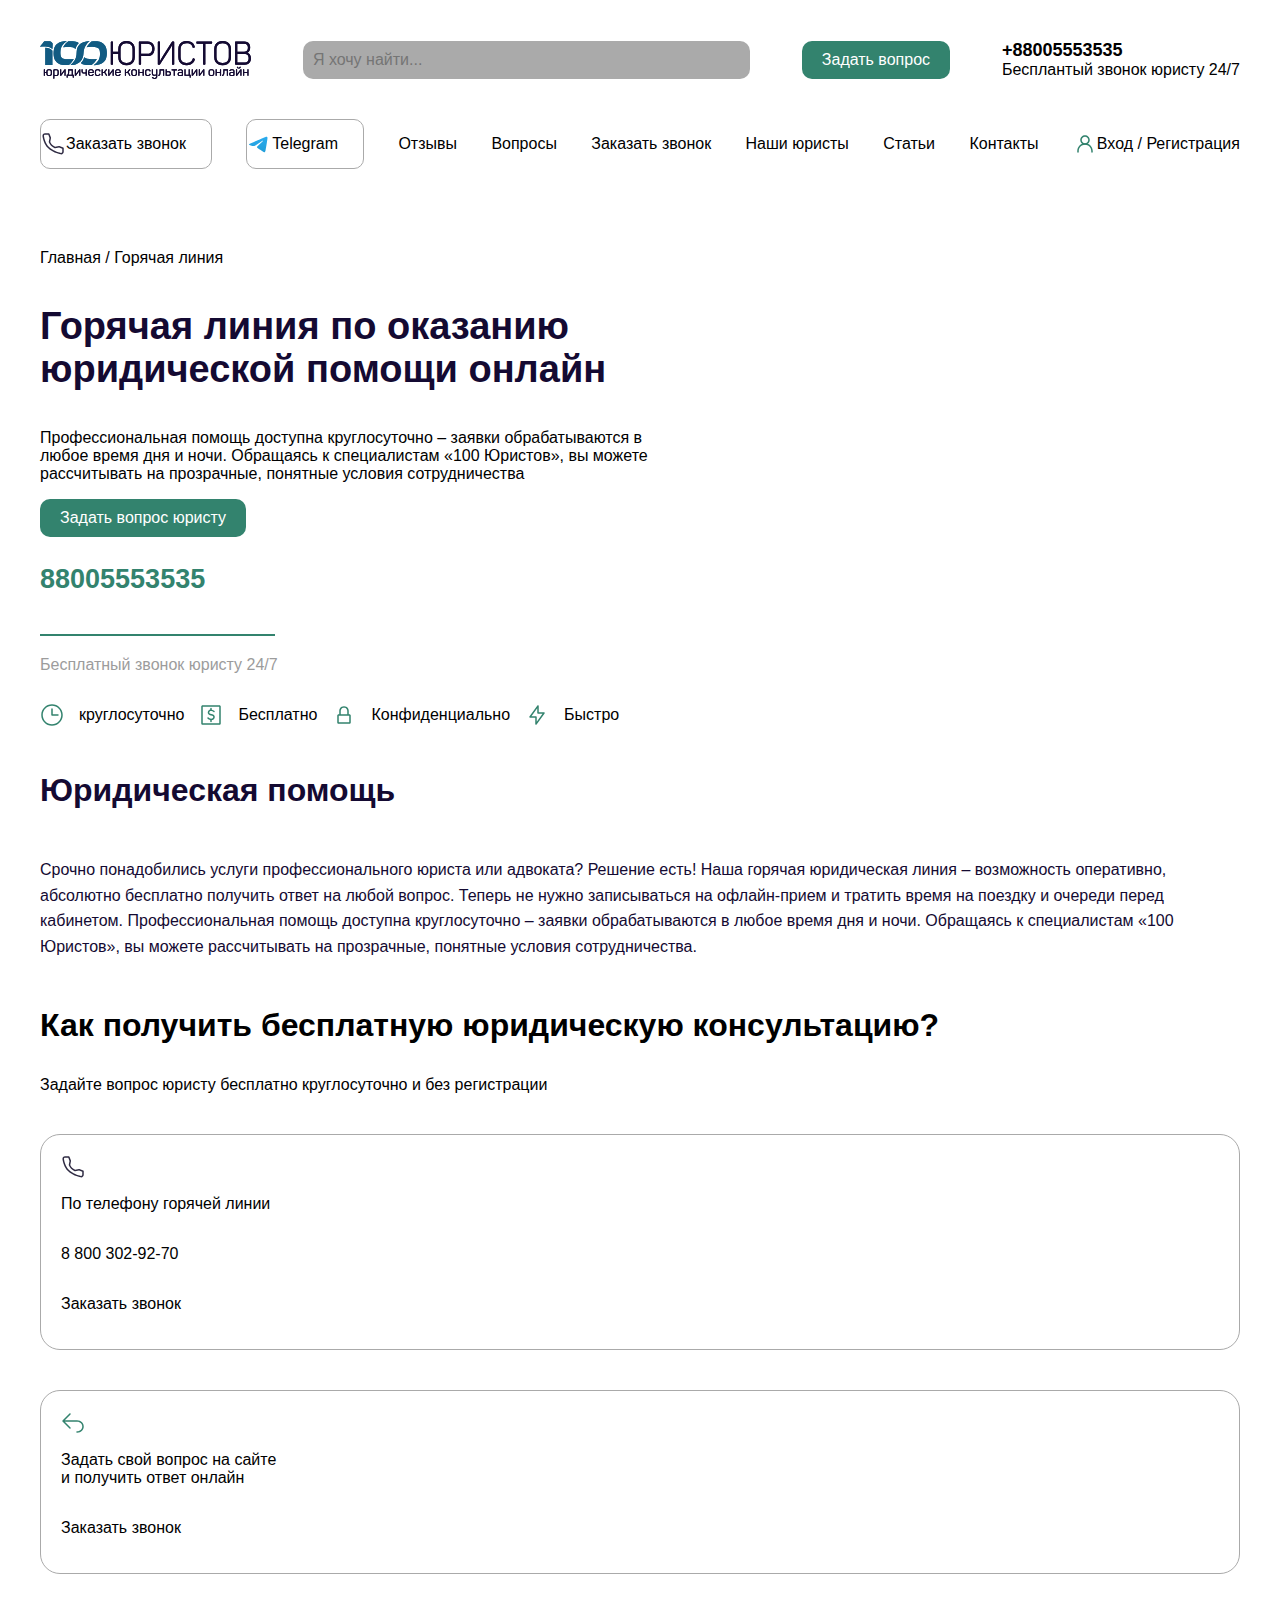
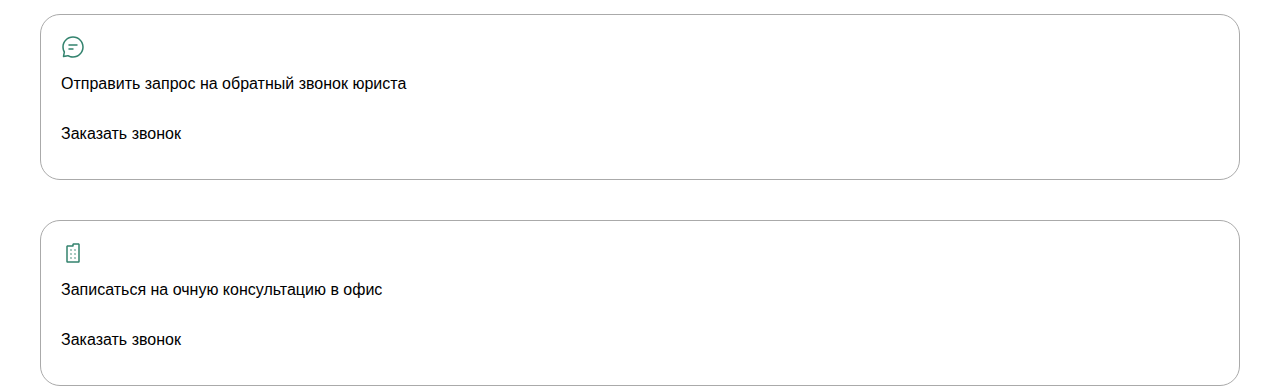
<file: index.html>
<!DOCTYPE html>
<html lang="ru">
<head>
    <meta charset="UTF-8">
    <meta name="viewport" content="width=device-width, initial-scale=1.0">
    <link href="style.css" rel="stylesheet">
    <title>Document</title>
</head>
<body>
    <div class= "header">
        <img  src = "/png/Frame.svg " alt="лого">  </img>
        <input type="text" placeholder="Я хочу найти..."class="search"/>
        <button class="ask-btn">Задать вопрос</button>

        <div class="contact">
            <span class="phone-number"><b>+88005553535</b></span>
            <span class="contact-info">Бесплантый звонок юристу 24/7</span>

        </div>
    </div>
    <div class="menu">
        <a href="#" class="menu-border">Заказать звонок</a>
        <a href="#" class="menu-border2">Telegram</a>
        <a href="#" class="menu-link">Отзывы</a>
        <a href="#" class="menu-link">Вопросы</a>
        <a href="#" class="menu-link">Заказать звонок</a>
        <a href="#" class="menu-link">Наши юристы</a>
        <a href="#" class="menu-link">Статьи</a>
        <a href="#" class="menu-link">Контакты</a>
    <div class="reg-log">
  <img class="user" src="/png/user.svg" />
  <a href="#" class="reg-log">Вход / Регистрация</a>
  </div>
</div>
<div class="nav">
    <a href="5" class="nav" >Главная / Горячая линия</a>
    
  </div>
  <div class="main1">
    <p class="gor_line">Горячая линия по оказанию<br> юридической помощи онлайн</p>
    <img class="dbaeb" src="/png/dbaeb.svg">
    <p>Профессиональная помощь доступна круглосуточно – заявки обрабатываются в <br> любое время дня и ночи. Обращаясь к специалистам «100 Юристов», вы можете<br> рассчитывать на прозрачные, понятные условия сотрудничества</p>
      
  </div>
  <div class="phone-urist">
    <button class="send-question">Задать вопрос юристу</button>
    <p class="text-decor1">88005553535 </p>
    <img class="phone-urist1" src="/png/Line.svg">
    <p class="text-decor"> Бесплатный звонок юристу 24/7</p>
      </div>
    </div>
<div class="qualitis">
  <img class="always" src="/png/clock.svg">
  <p>круглосуточно</p>
  <img class="free" src="/png/money-square.svg">
  <p>Бесплатно</p>
  <img class="confidece" src="/png/lock.svg">
  <p>Конфиденциально</p>
  <img class="speed" src="/png/flash.svg">
  <p>Быстро</p>
</div>
<div class="ur_help">
  <p>Юридическая помощь</p>
</div>
<div class="ur_help1">
  <p>Срочно понадобились услуги профессионального юриста или адвоката? Решение есть! Наша горячая юридическая линия – возможность  оперативно, абсолютно бесплатно получить ответ на любой вопрос. Теперь не нужно записываться на офлайн-прием и тратить время на поездку и очереди перед кабинетом.
Профессиональная помощь доступна круглосуточно – заявки обрабатываются в любое время дня и ночи. Обращаясь к специалистам «100 Юристов», вы можете рассчитывать на прозрачные, понятные условия сотрудничества.</p>
</div>
</div>
      <div class="get_ur_help">
      <p class="b_text">Как получить бесплатную юридическую консультацию?</p>
       <p >Задайте вопрос юристу бесплатно круглосуточно и без регистрации</p>
       <div class="box_multi1">
        <div class="box_multi">
          <img src="/png/phone.svg">
          <p>По телефону горячей линии</p>
          <p>8 800 302-92-70</p>
          <p>Заказать звонок</p>
        </div>
        <div class="box_multi">
          <img src="/png/reply.svg">
          <p>Задать свой вопрос на сайте<br> и получить ответ онлайн</p>
          <p>Заказать звонок</p>
        </div>
        <div class="box_multi">
          <img src="/png/chat-lines.svg">
          <p>Отправить запрос на обратный звонок юриста</p>
          <p>Заказать звонок</p>
        </div>
        <div class="box_multi">
         <img src="png/building.svg">
         <P>Записаться на очную консультацию в офис</P>
         <p>Заказать звонок</p>
         </div>
         </div>
      </div>
</body>
</html>
<!-- /* https://github.com/gande80/BUNKER.git -->
</file>
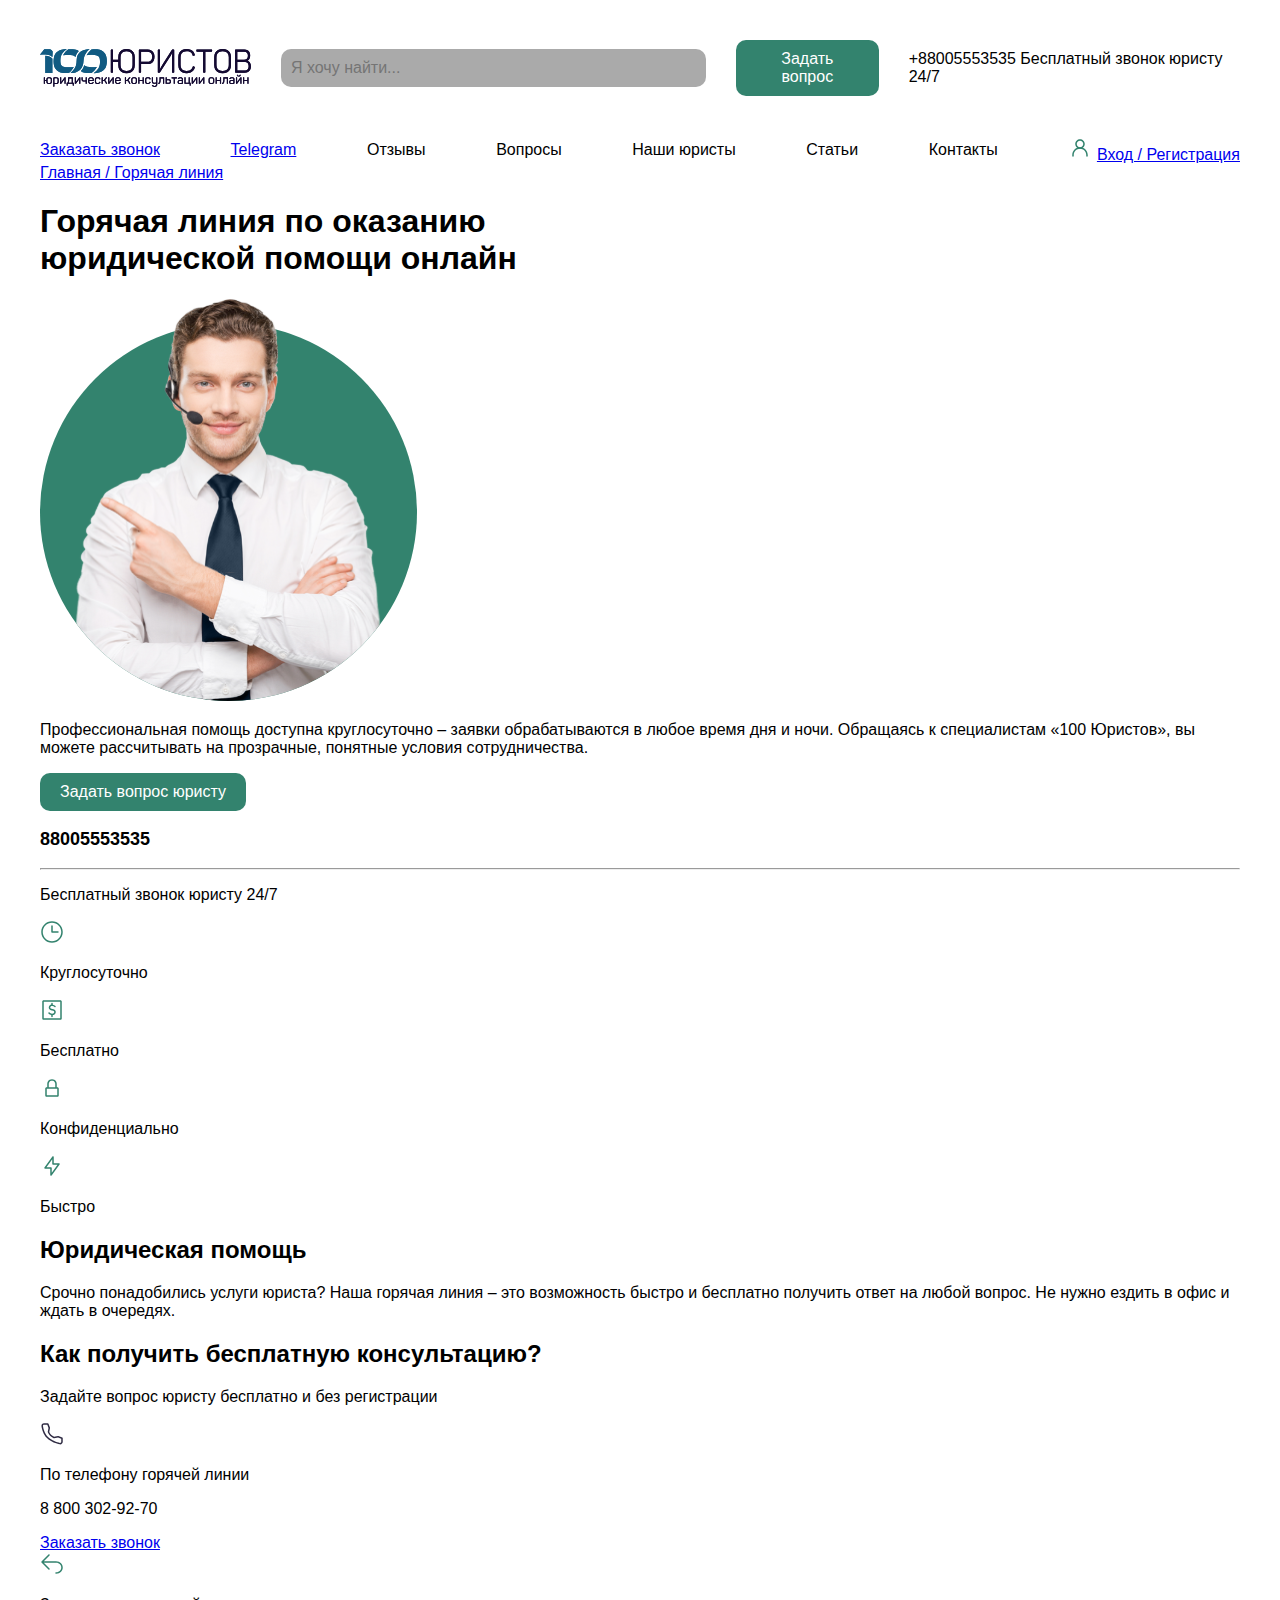
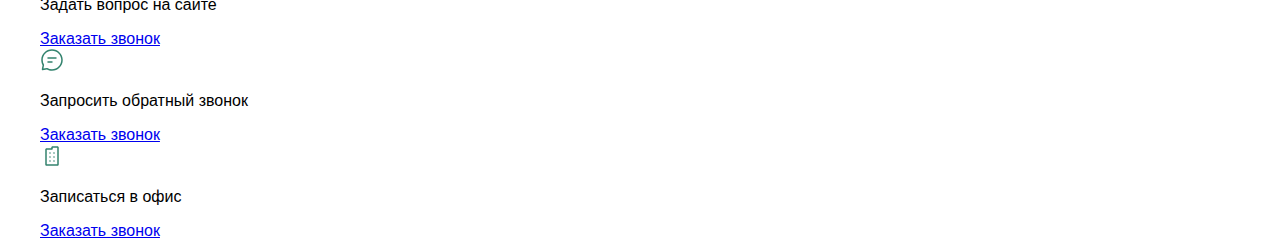
<file: index1.html>
<!DOCTYPE html>
<html lang="ru">
<head>
    <meta charset="UTF-8">
    <meta name="viewport" content="width=device-width, initial-scale=1.0">
    <link href="style.css" rel="stylesheet">
    <title>Юридическая помощь</title>
</head>
<body>
    <header class="header">
        <img src="/png/Frame.svg">
        <input type="text" placeholder="Я хочу найти..." class="search">
        <button class="ask-btn">Задать вопрос</button>
        <div class="contact">
            <span class="phone">+88005553535</span>
            <span class="contact-text">Бесплатный звонок юристу 24/7</span>
        </div>
    </header>

    <nav class="menu">
        <a href="#" class="menu-btn">Заказать звонок</a>
        <a href="#" class="menu-btn telegram">Telegram</a>
        <a href="#" class="menu-link">Отзывы</a>
        <a href="#" class="menu-link">Вопросы</a>
        <a href="#" class="menu-link">Наши юристы</a>
        <a href="#" class="menu-link">Статьи</a>
        <a href="#" class="menu-link">Контакты</a>
        <div class="login">
            <img src="/png/user.svg" class="user">
            <a href="#" class="login-link">Вход / Регистрация</a>
        </div>
    </nav>

    <div class="path">
        <a href="#">Главная / Горячая линия</a>
    </div>

    <main class="main">
        <div class="top">
            <h1 class="title">Горячая линия по оказанию<br> юридической помощи онлайн</h1>
            <img src="/png/dbaeb.svg" class="main-img">
            <p>Профессиональная помощь доступна круглосуточно – заявки обрабатываются в любое время дня и ночи. Обращаясь к специалистам «100 Юристов», вы можете рассчитывать на прозрачные, понятные условия сотрудничества.</p>
        </div>

        <div class="phone">
            <button class="ask-btn">Задать вопрос юристу</button>
            <p class="phone-number">88005553535</p>
            <hr class="line">
            <p class="phone-text">Бесплатный звонок юристу 24/7</p>
        </div>

        <div class="features">
            <div>
                <img src="/png/clock.svg">
                <p>Круглосуточно</p>
            </div>
            <div>
                <img src="/png/money-square.svg">
                <p>Бесплатно</p>
            </div>
            <div>
                <img src="/png/lock.svg">
                <p>Конфиденциально</p>
            </div>
            <div>
                <img src="/png/flash.svg">
                <p>Быстро</p>
            </div>
        </div>

        <div class="help">
            <h2>Юридическая помощь</h2>
            <p>Срочно понадобились услуги юриста? Наша горячая линия – это возможность быстро и бесплатно получить ответ на любой вопрос. Не нужно ездить в офис и ждать в очередях.</p>
        </div>

        <div class="get-help">
            <h2>Как получить бесплатную консультацию?</h2>
            <p>Задайте вопрос юристу бесплатно и без регистрации</p>
            <div class="boxes">
                <div class="box">
                    <img src="/png/phone.svg">
                    <p>По телефону горячей линии</p>
                    <p>8 800 302-92-70</p>
                    <a href="#">Заказать звонок</a>
                </div>
                <div class="box">
                    <img src="/png/reply.svg">
                    <p>Задать вопрос на сайте</p>
                    <a href="#">Заказать звонок</a>
                </div>
                <div class="box">
                    <img src="/png/chat-lines.svg">
                    <p>Запросить обратный звонок</p>
                    <a href="#">Заказать звонок</a>
                </div>
                <div class="box">
                    <img src="/png/building.svg">
                    <p>Записаться в офис</p>
                    <a href="#">Заказать звонок</a>
                </div>
            </div>
        </div>
    </main>
</body>
</html>
<!-- /* https://github.com/gande80/BUNKER.git -->
</file>
<file: style.css>
body{ 
    width: 1200px; 
    margin: auto;
    font-family: "OpenSans-Bold", sans-serif;

}

.header{
    display: flex;
    align-items: center ;
    justify-content: space-between;
    margin-top: 40px;
    gap: 30px;
}
.ask-btn{
    background-color: #33836E;
    border: none;
    border-radius:10px ;
    padding: 10px 20px;
    color: white;
    font-size: 16px;
}
.phone-number{
    font-weight: bold;
    font-size: 18px;
    display: block;
}
.search{
    width: 427px;
    border: none;
    font-size: 16px;
    background-color: rgb(170, 170, 170);    
    border-radius: 10px;
    padding: 10px;
   
}
.menu{
    display: flex;
    margin-top: 40px;
    gap: 30px;
    justify-content: space-between;
    font-size: 16px;
    align-items: center;
    text-decoration: none;
}
menu a{
    text-decoration: none;
    color: black;
}
.menu-border{  
    display: flex;
    flex-direction: row;
    align-items: center;
    background: transparent url(/png/phone.svg) no-repeat center left;
    background-size: auto;
    border: 1px solid rgb(170, 170, 170);
    border-radius: 10px;
    padding: 15px 25px;
    text-decoration: none;
     color: black;

}
.menu-border2{  
    display: flex;
    flex-direction: row;
    align-items: center;
    background: transparent url(/png/telegram.svg) no-repeat center left;
    background-size: auto;
    border: 1px solid rgb(170, 170, 170);
    border-radius: 10px;
    padding: 15px 25px;
    text-decoration: none;
     color: black;

}
.menu-link{
    display: flex;
    flex-direction: row;
    align-items: center;
    text-decoration: none;
     color: black;
}
.reg-log{
    display: flex;
    flex-direction: row;
    align-items: center;
   text-decoration: none;
    color: black;
}
.user{
  flex-shrink: 0;
  width: 24px;
  height: 24px;
  position: relative;
  overflow: visible;
}
.nav{
   display: flex;
    margin-top: 40px;
    gap: 30px;
    justify-content: space-between;
    font-size: 16px;
    align-items: center;
    text-decoration: none; 
     color: black;
}
.gor_line{
 color: var(--base-black, #140a32);
  text-align: left;
  font-family: "OpenSans-Bold", sans-serif;
  font-size: 38px;
  font-weight: 700;
  position: relative;
  display: flex;
  justify-content: space-between;

}

.send-question{
    background-color: #33836E;
    border: none;
    border-radius:10px ;
    padding: 10px 20px;
    color: white;
    font-size: 16px;
}
.phone-urist1{
  border-style: solid;
  border-color: var(--green, #33836e);
  border-width: 2px 0 0 0;
  width: 235px;
  height: 0px;
  
}
.phone-urist{
       position: relative;
   text-decoration: none;
    flex-direction: row;
    align-items: left;
    
}
.text-decor{
    color: #9c9c9c;
}
.text-decor1{
    color: #33836E ;
    font-family: "OpenSans-Bold", sans-serif;
    font-size: 27px;
  font-weight: 700;
}
.qualitis{
    border-radius: 20px;
  display: flex;
  flex-direction: row;
  gap: 15px;
  align-items: center;
  justify-content: flex-start;
  flex-shrink: 0;
  position: relative;
}
.always{
   flex-shrink: 0;
  width: 24px;
  height: 24px;
  position: relative;
  overflow: visible; 
}
.free{
     flex-shrink: 0;
  width: 24px;
  height: 24px;
  position: relative;
  overflow: visible;
}
.confidece{
  flex-shrink: 0;
  width: 24px;
  height: 24px;
  position: relative;
  overflow: visible;
}
.speed{
    flex-shrink: 0;
  width: 24px;
  height: 24px;
  position: relative;
  overflow: visible;
}
.dbaeb{
    display: block;
    float: right;
    width: 377px;
    height: 402px;
    justify-content: center;
    object-fit: cover;
    position: absolute;
    left: 1300px;
    top: 226px;
}
.ur_help{
  box-sizing: border-box;
  display: flex;
  flex-direction: column;
  gap: 20px;
  align-items: flex-start;
  justify-content: flex-start;
  position: relative;
  color: var(--base-black, #140a32);
  text-align: left;
  font-family: "OpenSans-Bold", sans-serif;
  font-size: 32px;
  font-weight: 700;
  position: relative;
}
.ur_help1{
  box-sizing: border-box;
  display: flex;
  color: var(--base-black, #140a32);
  text-align: left;
  font-family: "OpenSans-Regular", sans-serif;
  font-size: 16px;
  line-height: 160%;
  font-weight: 400;
  position: relative;
  width: 1140px;
}
.get_ur_help{


}
.b_text{
  font-family: "OpenSans-Bold", sans-serif;
  font-size: 32px;
  font-weight: 700;
}
.box_multi{
    display: flex;
    flex-direction: column;
    margin-top: 40px;
    box-sizing: border-box;
    justify-content: center;
    align-items: flex-start;
    border: 1px solid rgb(170, 170, 170);
    border-radius: 20px;
    padding: 20px;
    text-decoration: none;
     color: black;
}
.box1{
  gap: 20px;
}
</file>
